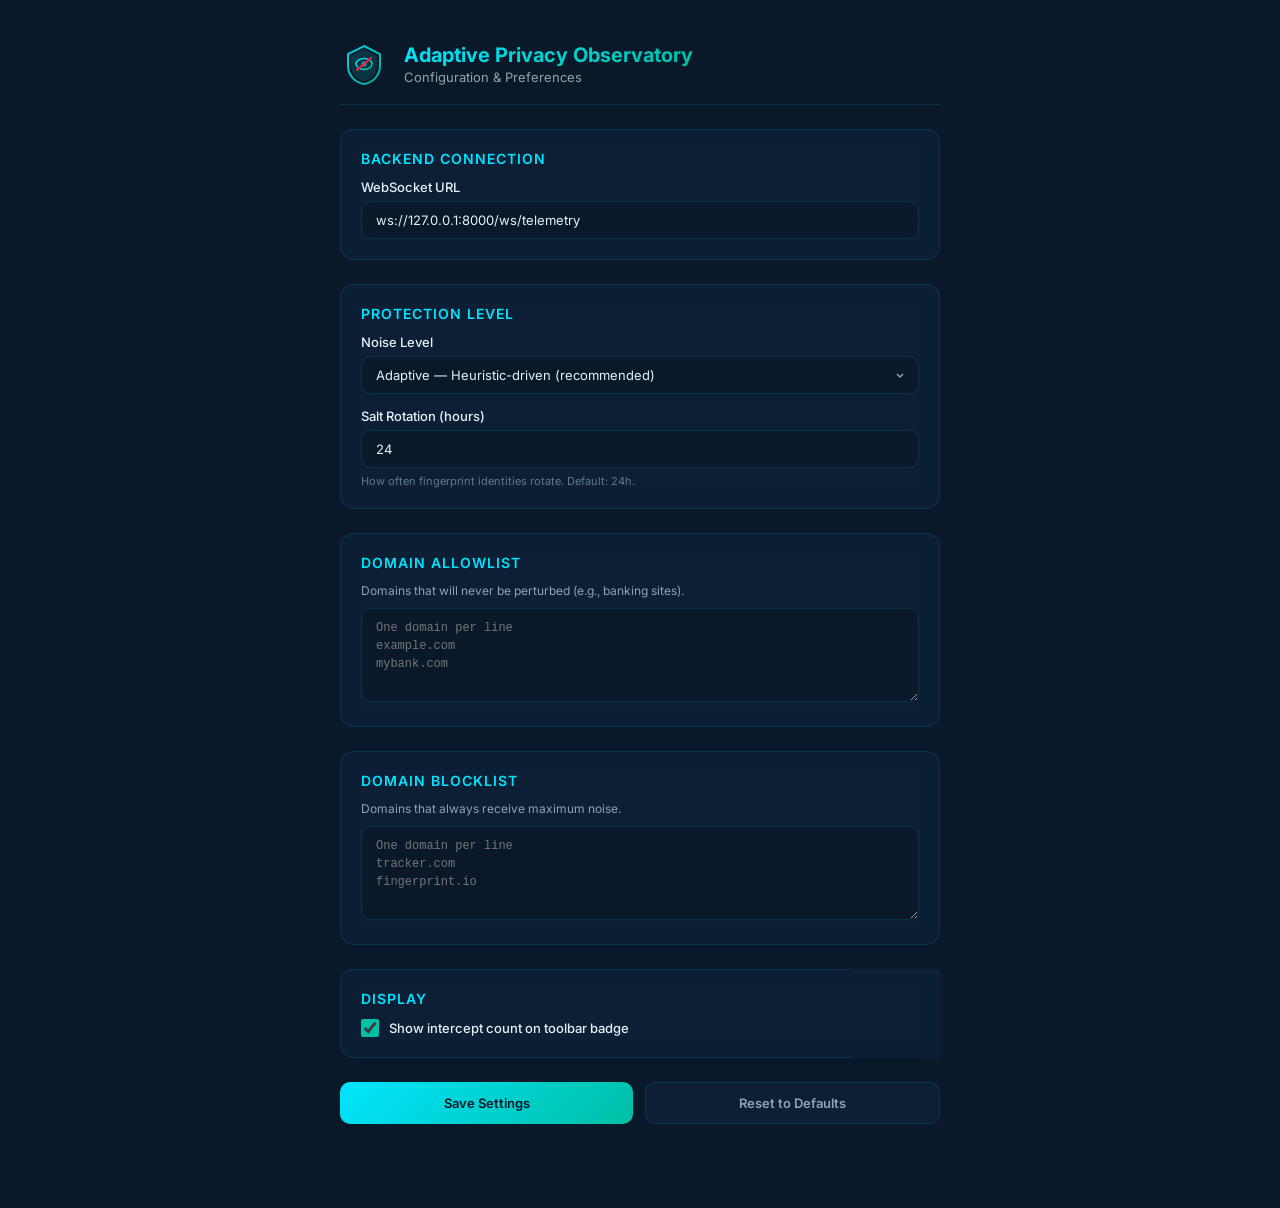
<file: extension/options.html>
<!DOCTYPE html>
<html lang="en">
<head>
  <meta charset="UTF-8">
  <meta name="viewport" content="width=device-width, initial-scale=1.0">
  <title>APO Settings</title>
  <link rel="stylesheet" href="options.css">
</head>
<body>
  <div class="options-container">
    <header class="options-header">
      <img src="icons/icon48.svg" alt="APO" class="logo">
      <div>
        <h1>Adaptive Privacy Observatory</h1>
        <p class="subtitle">Configuration & Preferences</p>
      </div>
    </header>

    <!-- Backend Connection -->
    <section class="option-section">
      <h2>Backend Connection</h2>
      <div class="option-row">
        <label for="backend-url">WebSocket URL</label>
        <input type="text" id="backend-url" value="ws://127.0.0.1:8000/ws/telemetry" placeholder="ws://host:port/ws/telemetry">
      </div>
    </section>

    <!-- Protection Level -->
    <section class="option-section">
      <h2>Protection Level</h2>
      <div class="option-row">
        <label for="noise-level">Noise Level</label>
        <select id="noise-level">
          <option value="off">Off — No perturbation</option>
          <option value="low">Low — Minimal noise, fewer false positives</option>
          <option value="adaptive" selected>Adaptive — Heuristic-driven (recommended)</option>
          <option value="max">Maximum — Full noise on all APIs</option>
        </select>
      </div>
      <div class="option-row">
        <label for="salt-rotation">Salt Rotation (hours)</label>
        <input type="number" id="salt-rotation" value="24" min="1" max="168">
        <span class="option-hint">How often fingerprint identities rotate. Default: 24h.</span>
      </div>
    </section>

    <!-- Domain Lists -->
    <section class="option-section">
      <h2>Domain Allowlist</h2>
      <p class="section-desc">Domains that will never be perturbed (e.g., banking sites).</p>
      <textarea id="whitelist" rows="4" placeholder="One domain per line&#10;example.com&#10;mybank.com"></textarea>
    </section>

    <section class="option-section">
      <h2>Domain Blocklist</h2>
      <p class="section-desc">Domains that always receive maximum noise.</p>
      <textarea id="blacklist" rows="4" placeholder="One domain per line&#10;tracker.com&#10;fingerprint.io"></textarea>
    </section>

    <!-- Display -->
    <section class="option-section">
      <h2>Display</h2>
      <div class="option-row checkbox-row">
        <input type="checkbox" id="show-badge" checked>
        <label for="show-badge">Show intercept count on toolbar badge</label>
      </div>
    </section>

    <!-- Actions -->
    <div class="actions">
      <button id="save-btn" class="btn btn-primary">Save Settings</button>
      <button id="reset-btn" class="btn btn-secondary">Reset to Defaults</button>
    </div>

    <div id="save-status" class="save-status"></div>
  </div>

  <script src="options.js"></script>
</body>
</html>
</file>
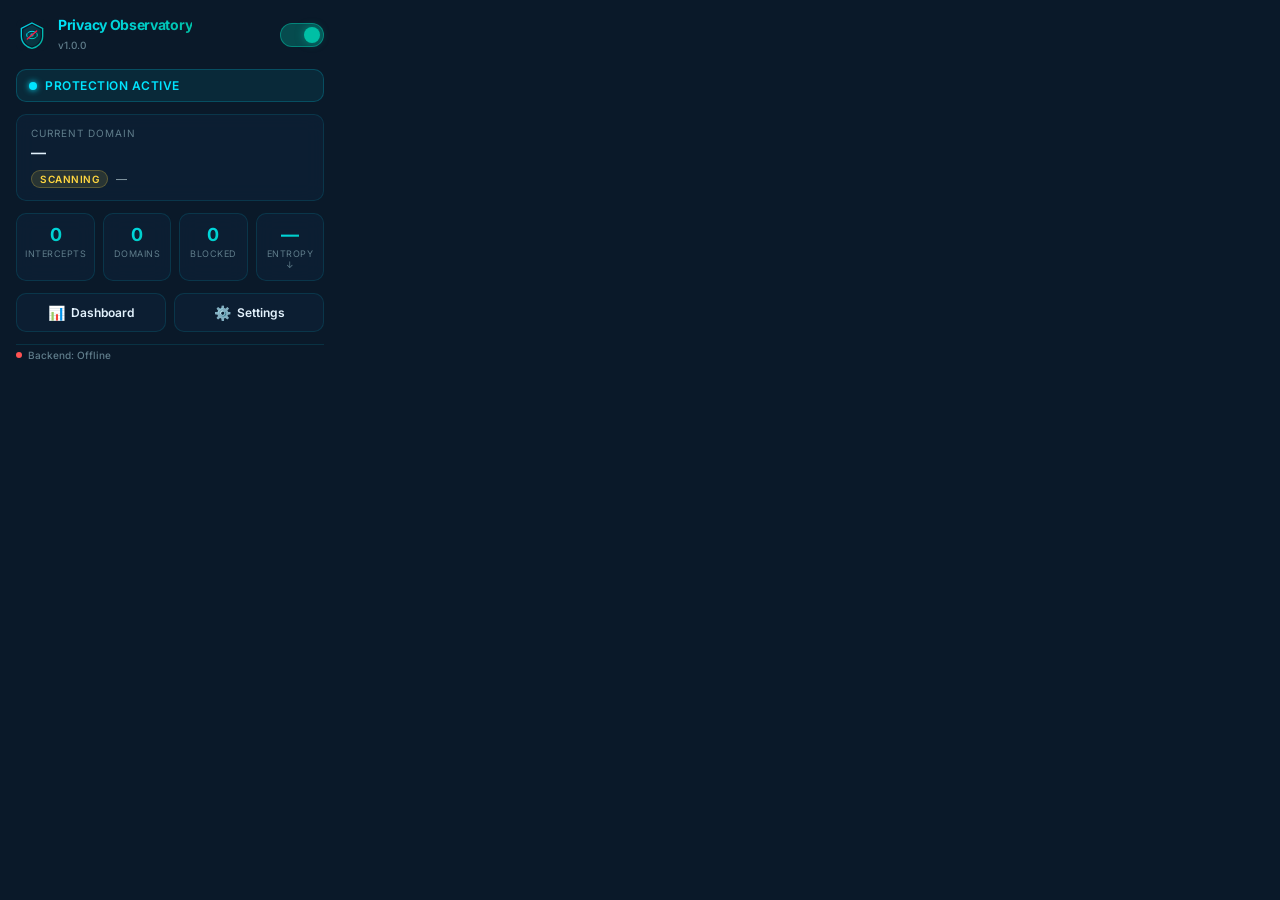
<file: extension/popup.html>
<!DOCTYPE html>
<html lang="en">
<head>
  <meta charset="UTF-8">
  <meta name="viewport" content="width=device-width, initial-scale=1.0">
  <title>Adaptive Privacy Observatory</title>
  <link rel="stylesheet" href="popup.css">
</head>
<body>
  <div class="popup-container">
    <!-- Header -->
    <header class="popup-header">
      <div class="logo-row">
        <img src="icons/icon48.svg" alt="APO" class="logo-icon">
        <div class="logo-text">
          <h1>Privacy Observatory</h1>
          <span class="version">v1.0.0</span>
        </div>
      </div>
      <button id="toggle-btn" class="toggle-btn active" title="Toggle Protection">
        <span class="toggle-icon"></span>
      </button>
    </header>

    <!-- Status Banner -->
    <div id="status-banner" class="status-banner active">
      <span class="status-dot"></span>
      <span id="status-text">Protection Active</span>
    </div>

    <!-- Domain Info -->
    <div class="domain-card">
      <div class="domain-label">Current Domain</div>
      <div id="domain-name" class="domain-name">—</div>
      <div class="domain-meta">
        <span id="domain-classification" class="classification-badge unknown">scanning</span>
        <span id="domain-confidence" class="confidence-val">—</span>
      </div>
    </div>

    <!-- Stats Grid -->
    <div class="stats-grid">
      <div class="stat-card">
        <div class="stat-value" id="stat-intercepts">0</div>
        <div class="stat-label">Intercepts</div>
      </div>
      <div class="stat-card">
        <div class="stat-value" id="stat-domains">0</div>
        <div class="stat-label">Domains</div>
      </div>
      <div class="stat-card">
        <div class="stat-value" id="stat-blocked">0</div>
        <div class="stat-label">Blocked</div>
      </div>
      <div class="stat-card">
        <div class="stat-value" id="stat-entropy">—</div>
        <div class="stat-label">Entropy ↓</div>
      </div>
    </div>

    <!-- Quick Actions -->
    <div class="actions">
      <a id="dashboard-link" href="http://127.0.0.1:8000/dashboard" target="_blank" class="action-btn">
        <span class="action-icon">📊</span> Dashboard
      </a>
      <a id="options-link" class="action-btn" title="Settings">
        <span class="action-icon">⚙️</span> Settings
      </a>
    </div>

    <!-- Footer -->
    <footer class="popup-footer">
      <span id="backend-status" class="backend-indicator disconnected">
        <span class="backend-dot"></span>
        Backend: Offline
      </span>
    </footer>
  </div>

  <script src="popup.js"></script>
</body>
</html>
</file>
<file: extension/options.css>
/* ============================================================================
   Adaptive Privacy Observatory — Options Page Stylesheet
   ============================================================================ */

@import url('https://fonts.googleapis.com/css2?family=Inter:wght@400;500;600;700&display=swap');

:root {
  --bg-primary: #0A1929;
  --bg-secondary: #0D2137;
  --bg-card: rgba(13, 33, 55, 0.8);
  --border-subtle: rgba(0, 229, 255, 0.12);
  --border-glow: rgba(0, 229, 255, 0.3);
  --text-primary: #E3F2FD;
  --text-secondary: #90A4AE;
  --text-muted: #607D8B;
  --accent-cyan: #00E5FF;
  --accent-teal: #00BFA5;
  --accent-green: #69F0AE;
  --radius-md: 10px;
  --radius-lg: 14px;
}

* { margin: 0; padding: 0; box-sizing: border-box; }

body {
  font-family: 'Inter', sans-serif;
  background: var(--bg-primary);
  color: var(--text-primary);
  min-height: 100vh;
  display: flex;
  justify-content: center;
  padding: 40px 20px;
}

.options-container {
  max-width: 600px;
  width: 100%;
  display: flex;
  flex-direction: column;
  gap: 24px;
}

/* -- Header -------------------------------------------------------------- */

.options-header {
  display: flex;
  align-items: center;
  gap: 16px;
  padding-bottom: 16px;
  border-bottom: 1px solid var(--border-subtle);
}

.options-header .logo {
  width: 48px;
  height: 48px;
  border-radius: var(--radius-md);
}

.options-header h1 {
  font-size: 20px;
  font-weight: 700;
  background: linear-gradient(135deg, var(--accent-cyan), var(--accent-teal));
  -webkit-background-clip: text;
  -webkit-text-fill-color: transparent;
  background-clip: text;
}

.subtitle {
  font-size: 13px;
  color: var(--text-secondary);
  margin-top: 2px;
}

/* -- Sections ------------------------------------------------------------ */

.option-section {
  background: var(--bg-card);
  border: 1px solid var(--border-subtle);
  border-radius: var(--radius-lg);
  padding: 20px;
  backdrop-filter: blur(10px);
}

.option-section h2 {
  font-size: 14px;
  font-weight: 600;
  text-transform: uppercase;
  letter-spacing: 1px;
  color: var(--accent-cyan);
  margin-bottom: 12px;
}

.section-desc {
  font-size: 12px;
  color: var(--text-secondary);
  margin-bottom: 10px;
}

.option-row {
  display: flex;
  flex-direction: column;
  gap: 6px;
  margin-bottom: 14px;
}

.option-row:last-child { margin-bottom: 0; }

.option-row label {
  font-size: 13px;
  font-weight: 500;
  color: var(--text-primary);
}

.option-hint {
  font-size: 11px;
  color: var(--text-muted);
}

/* -- Form Elements ------------------------------------------------------- */

input[type="text"],
input[type="number"],
select,
textarea {
  background: var(--bg-primary);
  border: 1px solid var(--border-subtle);
  border-radius: var(--radius-md);
  padding: 10px 14px;
  font-family: 'Inter', sans-serif;
  font-size: 13px;
  color: var(--text-primary);
  outline: none;
  transition: border-color 0.3s ease, box-shadow 0.3s ease;
  width: 100%;
}

input:focus, select:focus, textarea:focus {
  border-color: var(--accent-cyan);
  box-shadow: 0 0 12px rgba(0, 229, 255, 0.15);
}

select {
  cursor: pointer;
  appearance: none;
  background-image: url("data:image/svg+xml,%3Csvg xmlns='http://www.w3.org/2000/svg' width='12' height='12' viewBox='0 0 12 12'%3E%3Cpath d='M3 5l3 3 3-3' fill='none' stroke='%2390A4AE' stroke-width='1.5'/%3E%3C/svg%3E");
  background-repeat: no-repeat;
  background-position: right 12px center;
  padding-right: 32px;
}

select option {
  background: var(--bg-primary);
  color: var(--text-primary);
}

textarea {
  resize: vertical;
  min-height: 80px;
  font-family: 'Consolas', 'Courier New', monospace;
  font-size: 12px;
  line-height: 1.5;
}

.checkbox-row {
  flex-direction: row;
  align-items: center;
  gap: 10px;
}

input[type="checkbox"] {
  width: 18px;
  height: 18px;
  accent-color: var(--accent-teal);
  cursor: pointer;
}

/* -- Buttons ------------------------------------------------------------- */

.actions {
  display: flex;
  gap: 12px;
}

.btn {
  flex: 1;
  padding: 12px 20px;
  border: none;
  border-radius: var(--radius-md);
  font-family: 'Inter', sans-serif;
  font-size: 13px;
  font-weight: 600;
  cursor: pointer;
  transition: all 0.3s ease;
}

.btn-primary {
  background: linear-gradient(135deg, var(--accent-cyan), var(--accent-teal));
  color: var(--bg-primary);
}

.btn-primary:hover {
  transform: translateY(-2px);
  box-shadow: 0 4px 20px rgba(0, 229, 255, 0.3);
}

.btn-secondary {
  background: var(--bg-card);
  border: 1px solid var(--border-subtle);
  color: var(--text-secondary);
}

.btn-secondary:hover {
  border-color: var(--border-glow);
  color: var(--text-primary);
}

/* -- Save Status --------------------------------------------------------- */

.save-status {
  font-size: 12px;
  font-weight: 500;
  text-align: center;
  color: var(--accent-green);
  opacity: 0;
  transition: opacity 0.3s ease;
  min-height: 20px;
}

.save-status.visible {
  opacity: 1;
}
</file>
<file: extension/popup.css>
/* ============================================================================
   Adaptive Privacy Observatory — Popup Stylesheet
   Premium dark glassmorphism design with cyan/teal accent palette.
   ============================================================================ */

@import url('https://fonts.googleapis.com/css2?family=Inter:wght@400;500;600;700&display=swap');

/* -- Reset & Variables --------------------------------------------------- */

:root {
  --bg-primary: #0A1929;
  --bg-secondary: #0D2137;
  --bg-card: rgba(13, 33, 55, 0.7);
  --bg-card-hover: rgba(13, 33, 55, 0.9);
  --border-subtle: rgba(0, 229, 255, 0.12);
  --border-glow: rgba(0, 229, 255, 0.3);

  --text-primary: #E3F2FD;
  --text-secondary: #90A4AE;
  --text-muted: #607D8B;

  --accent-cyan: #00E5FF;
  --accent-teal: #00BFA5;
  --accent-red: #FF5252;
  --accent-amber: #FFD740;
  --accent-green: #69F0AE;

  --radius-sm: 6px;
  --radius-md: 10px;
  --radius-lg: 14px;

  --shadow-glow: 0 0 20px rgba(0, 229, 255, 0.1);
  --shadow-card: 0 4px 16px rgba(0, 0, 0, 0.3);
}

* {
  margin: 0;
  padding: 0;
  box-sizing: border-box;
}

body {
  font-family: 'Inter', -apple-system, BlinkMacSystemFont, sans-serif;
  background: var(--bg-primary);
  color: var(--text-primary);
  width: 340px;
  min-height: 420px;
  overflow: hidden;
}

/* -- Popup Container ----------------------------------------------------- */

.popup-container {
  padding: 16px;
  display: flex;
  flex-direction: column;
  gap: 12px;
}

/* -- Header -------------------------------------------------------------- */

.popup-header {
  display: flex;
  align-items: center;
  justify-content: space-between;
  padding-bottom: 4px;
}

.logo-row {
  display: flex;
  align-items: center;
  gap: 10px;
}

.logo-icon {
  width: 32px;
  height: 32px;
  border-radius: var(--radius-sm);
}

.logo-text h1 {
  font-size: 14px;
  font-weight: 700;
  letter-spacing: -0.3px;
  background: linear-gradient(135deg, var(--accent-cyan), var(--accent-teal));
  -webkit-background-clip: text;
  -webkit-text-fill-color: transparent;
  background-clip: text;
}

.version {
  font-size: 10px;
  color: var(--text-muted);
  font-weight: 500;
}

/* -- Toggle Button ------------------------------------------------------- */

.toggle-btn {
  width: 44px;
  height: 24px;
  border: none;
  border-radius: 12px;
  cursor: pointer;
  position: relative;
  transition: all 0.3s cubic-bezier(0.4, 0, 0.2, 1);
  background: rgba(255, 82, 82, 0.3);
  border: 1px solid rgba(255, 82, 82, 0.4);
}

.toggle-btn.active {
  background: rgba(0, 191, 165, 0.3);
  border-color: rgba(0, 191, 165, 0.5);
}

.toggle-icon {
  position: absolute;
  top: 3px;
  left: 3px;
  width: 16px;
  height: 16px;
  border-radius: 50%;
  background: var(--accent-red);
  transition: all 0.3s cubic-bezier(0.4, 0, 0.2, 1);
  box-shadow: 0 0 8px rgba(255, 82, 82, 0.5);
}

.toggle-btn.active .toggle-icon {
  left: 23px;
  background: var(--accent-teal);
  box-shadow: 0 0 8px rgba(0, 191, 165, 0.5);
}

/* -- Status Banner ------------------------------------------------------- */

.status-banner {
  display: flex;
  align-items: center;
  gap: 8px;
  padding: 8px 12px;
  border-radius: var(--radius-md);
  font-size: 12px;
  font-weight: 600;
  letter-spacing: 0.5px;
  text-transform: uppercase;
  background: rgba(255, 82, 82, 0.1);
  border: 1px solid rgba(255, 82, 82, 0.2);
  color: var(--accent-red);
  transition: all 0.3s ease;
}

.status-banner.active {
  background: rgba(0, 229, 255, 0.08);
  border-color: rgba(0, 229, 255, 0.2);
  color: var(--accent-cyan);
}

.status-dot {
  width: 8px;
  height: 8px;
  border-radius: 50%;
  background: var(--accent-red);
  animation: none;
}

.status-banner.active .status-dot {
  background: var(--accent-cyan);
  animation: pulse 2s ease-in-out infinite;
  box-shadow: 0 0 6px var(--accent-cyan);
}

@keyframes pulse {
  0%, 100% { opacity: 1; transform: scale(1); }
  50% { opacity: 0.6; transform: scale(0.85); }
}

/* -- Domain Card --------------------------------------------------------- */

.domain-card {
  background: var(--bg-card);
  border: 1px solid var(--border-subtle);
  border-radius: var(--radius-md);
  padding: 12px 14px;
  backdrop-filter: blur(10px);
  transition: border-color 0.3s ease;
}

.domain-card:hover {
  border-color: var(--border-glow);
}

.domain-label {
  font-size: 10px;
  text-transform: uppercase;
  letter-spacing: 1px;
  color: var(--text-muted);
  margin-bottom: 4px;
}

.domain-name {
  font-size: 15px;
  font-weight: 600;
  color: var(--text-primary);
  word-break: break-all;
  margin-bottom: 8px;
}

.domain-meta {
  display: flex;
  align-items: center;
  gap: 8px;
}

.classification-badge {
  font-size: 10px;
  font-weight: 600;
  padding: 2px 8px;
  border-radius: 20px;
  text-transform: uppercase;
  letter-spacing: 0.5px;
}

.classification-badge.fingerprint {
  background: rgba(255, 82, 82, 0.15);
  color: var(--accent-red);
  border: 1px solid rgba(255, 82, 82, 0.3);
}

.classification-badge.legitimate {
  background: rgba(105, 240, 174, 0.15);
  color: var(--accent-green);
  border: 1px solid rgba(105, 240, 174, 0.3);
}

.classification-badge.unknown {
  background: rgba(255, 215, 64, 0.12);
  color: var(--accent-amber);
  border: 1px solid rgba(255, 215, 64, 0.25);
}

.confidence-val {
  font-size: 11px;
  color: var(--text-secondary);
}

/* -- Stats Grid ---------------------------------------------------------- */

.stats-grid {
  display: grid;
  grid-template-columns: repeat(4, 1fr);
  gap: 8px;
}

.stat-card {
  background: var(--bg-card);
  border: 1px solid var(--border-subtle);
  border-radius: var(--radius-md);
  padding: 10px 8px;
  text-align: center;
  backdrop-filter: blur(10px);
  transition: all 0.3s ease;
}

.stat-card:hover {
  border-color: var(--border-glow);
  box-shadow: var(--shadow-glow);
  transform: translateY(-1px);
}

.stat-value {
  font-size: 18px;
  font-weight: 700;
  background: linear-gradient(135deg, var(--accent-cyan), var(--accent-teal));
  -webkit-background-clip: text;
  -webkit-text-fill-color: transparent;
  background-clip: text;
  line-height: 1.2;
}

.stat-label {
  font-size: 9px;
  color: var(--text-muted);
  text-transform: uppercase;
  letter-spacing: 0.5px;
  margin-top: 2px;
}

/* -- Action Buttons ------------------------------------------------------ */

.actions {
  display: flex;
  gap: 8px;
}

.action-btn {
  flex: 1;
  display: flex;
  align-items: center;
  justify-content: center;
  gap: 6px;
  padding: 10px 12px;
  border-radius: var(--radius-md);
  font-size: 12px;
  font-weight: 600;
  color: var(--text-primary);
  text-decoration: none;
  cursor: pointer;
  background: var(--bg-card);
  border: 1px solid var(--border-subtle);
  transition: all 0.3s ease;
}

.action-btn:hover {
  border-color: var(--accent-cyan);
  background: rgba(0, 229, 255, 0.08);
  box-shadow: 0 0 12px rgba(0, 229, 255, 0.15);
  transform: translateY(-1px);
}

.action-icon {
  font-size: 14px;
}

/* -- Footer -------------------------------------------------------------- */

.popup-footer {
  padding-top: 4px;
  border-top: 1px solid var(--border-subtle);
}

.backend-indicator {
  display: flex;
  align-items: center;
  gap: 6px;
  font-size: 10px;
  font-weight: 500;
  color: var(--text-muted);
}

.backend-dot {
  width: 6px;
  height: 6px;
  border-radius: 50%;
  background: var(--accent-red);
  transition: background 0.3s ease;
}

.backend-indicator.connected .backend-dot {
  background: var(--accent-green);
  box-shadow: 0 0 6px rgba(105, 240, 174, 0.5);
}

.backend-indicator.connected {
  color: var(--accent-green);
}
</file>
